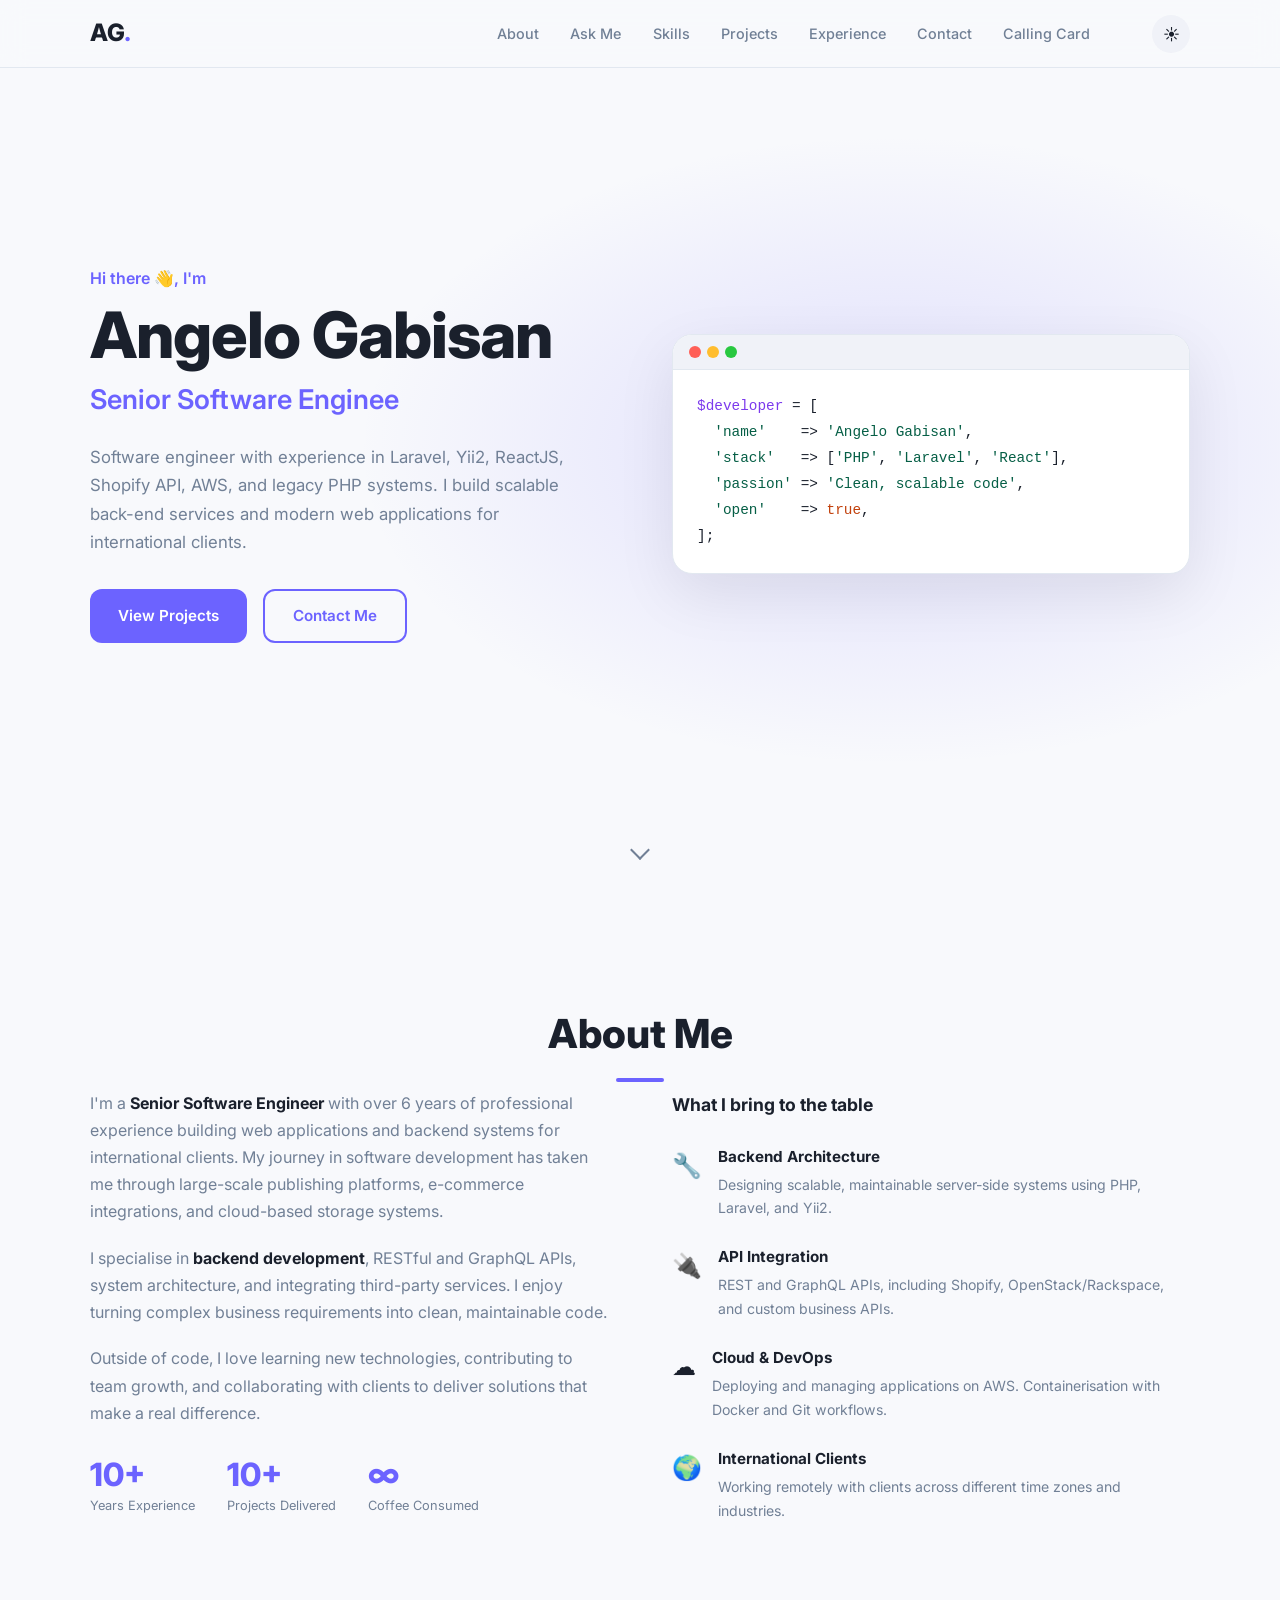
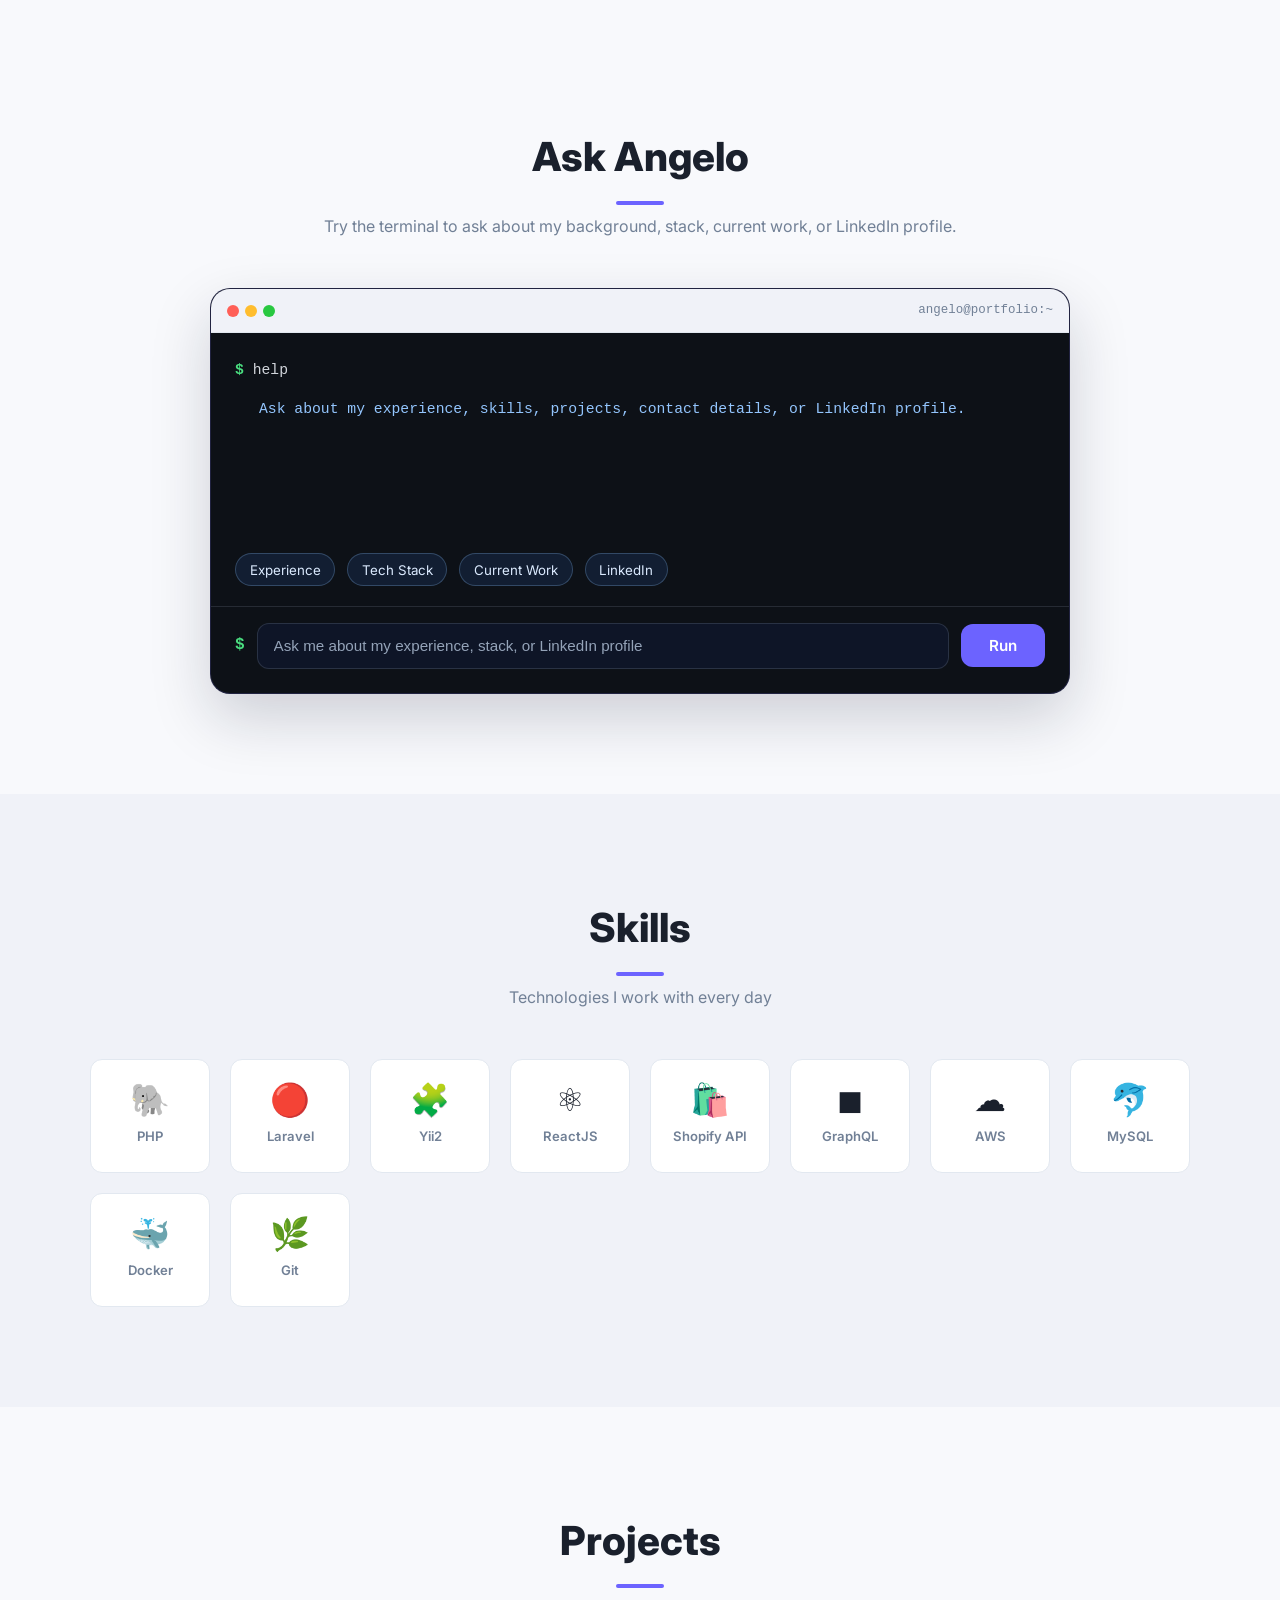
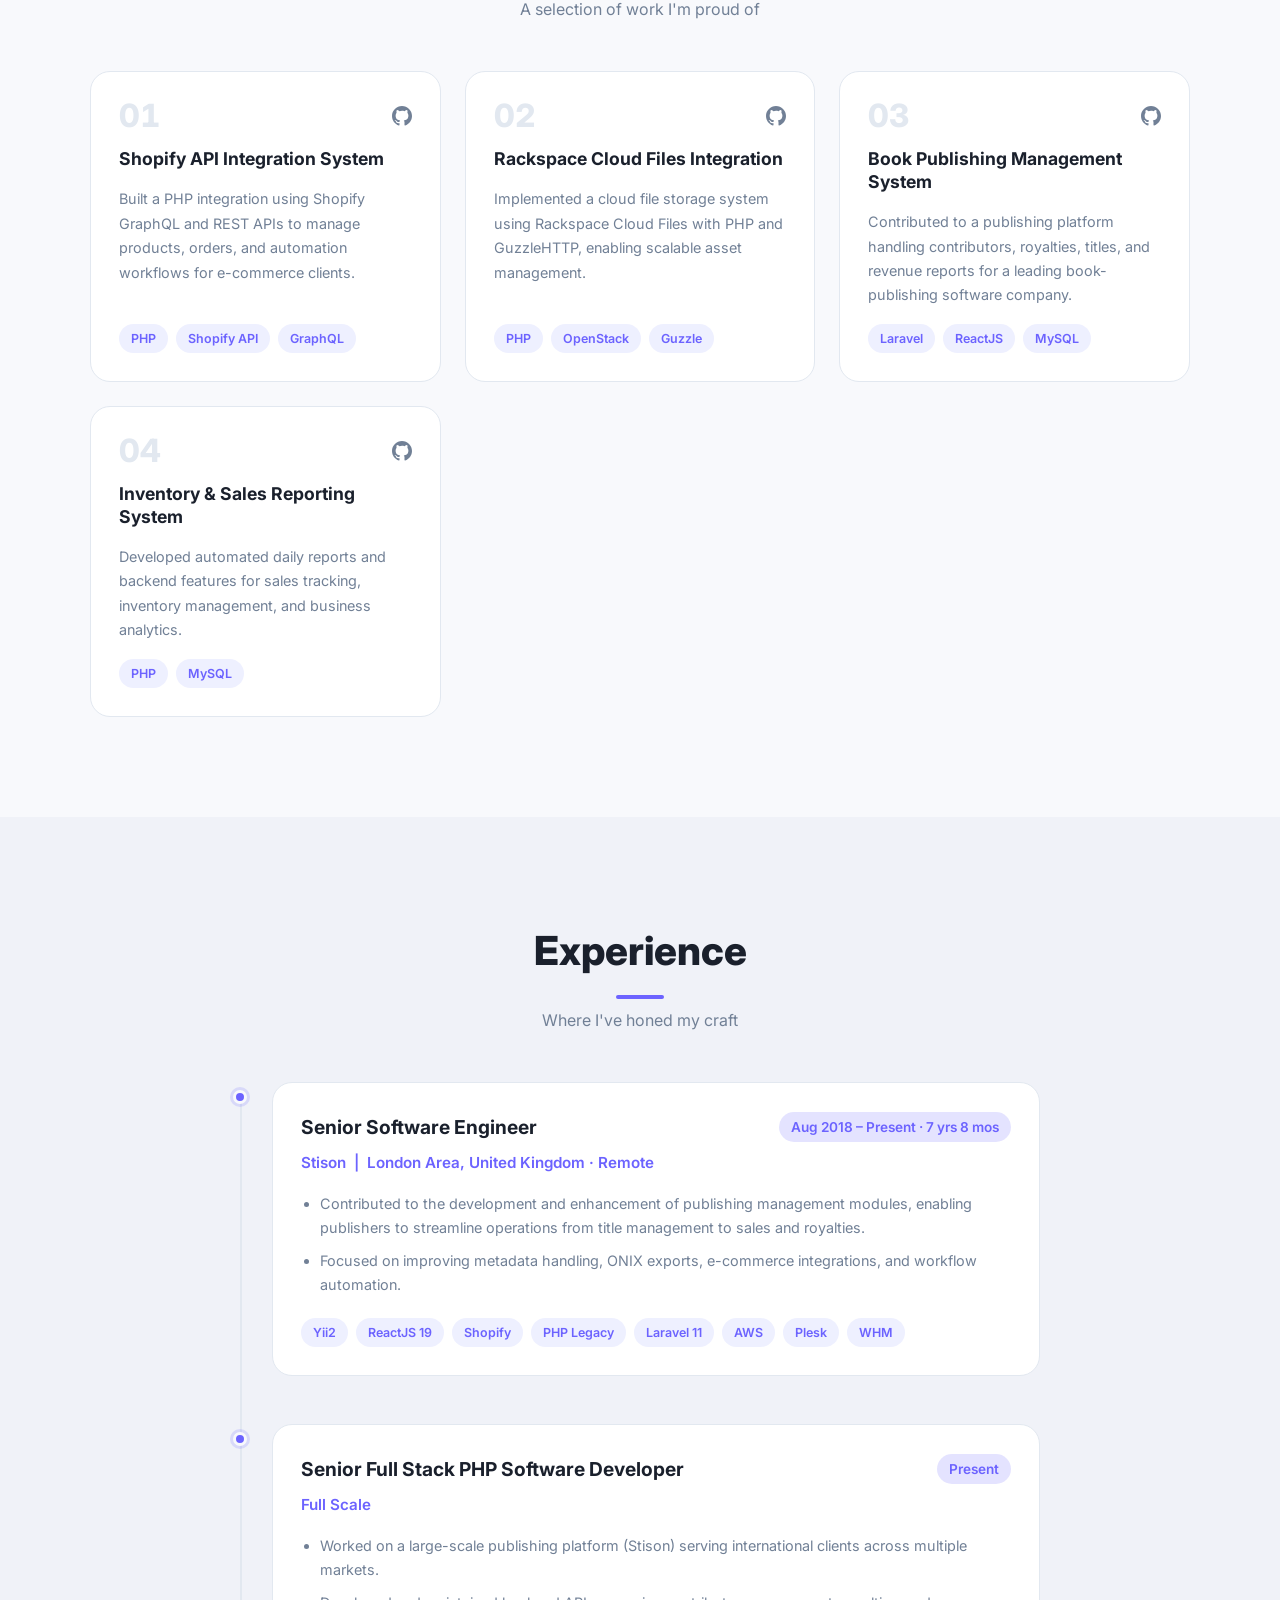
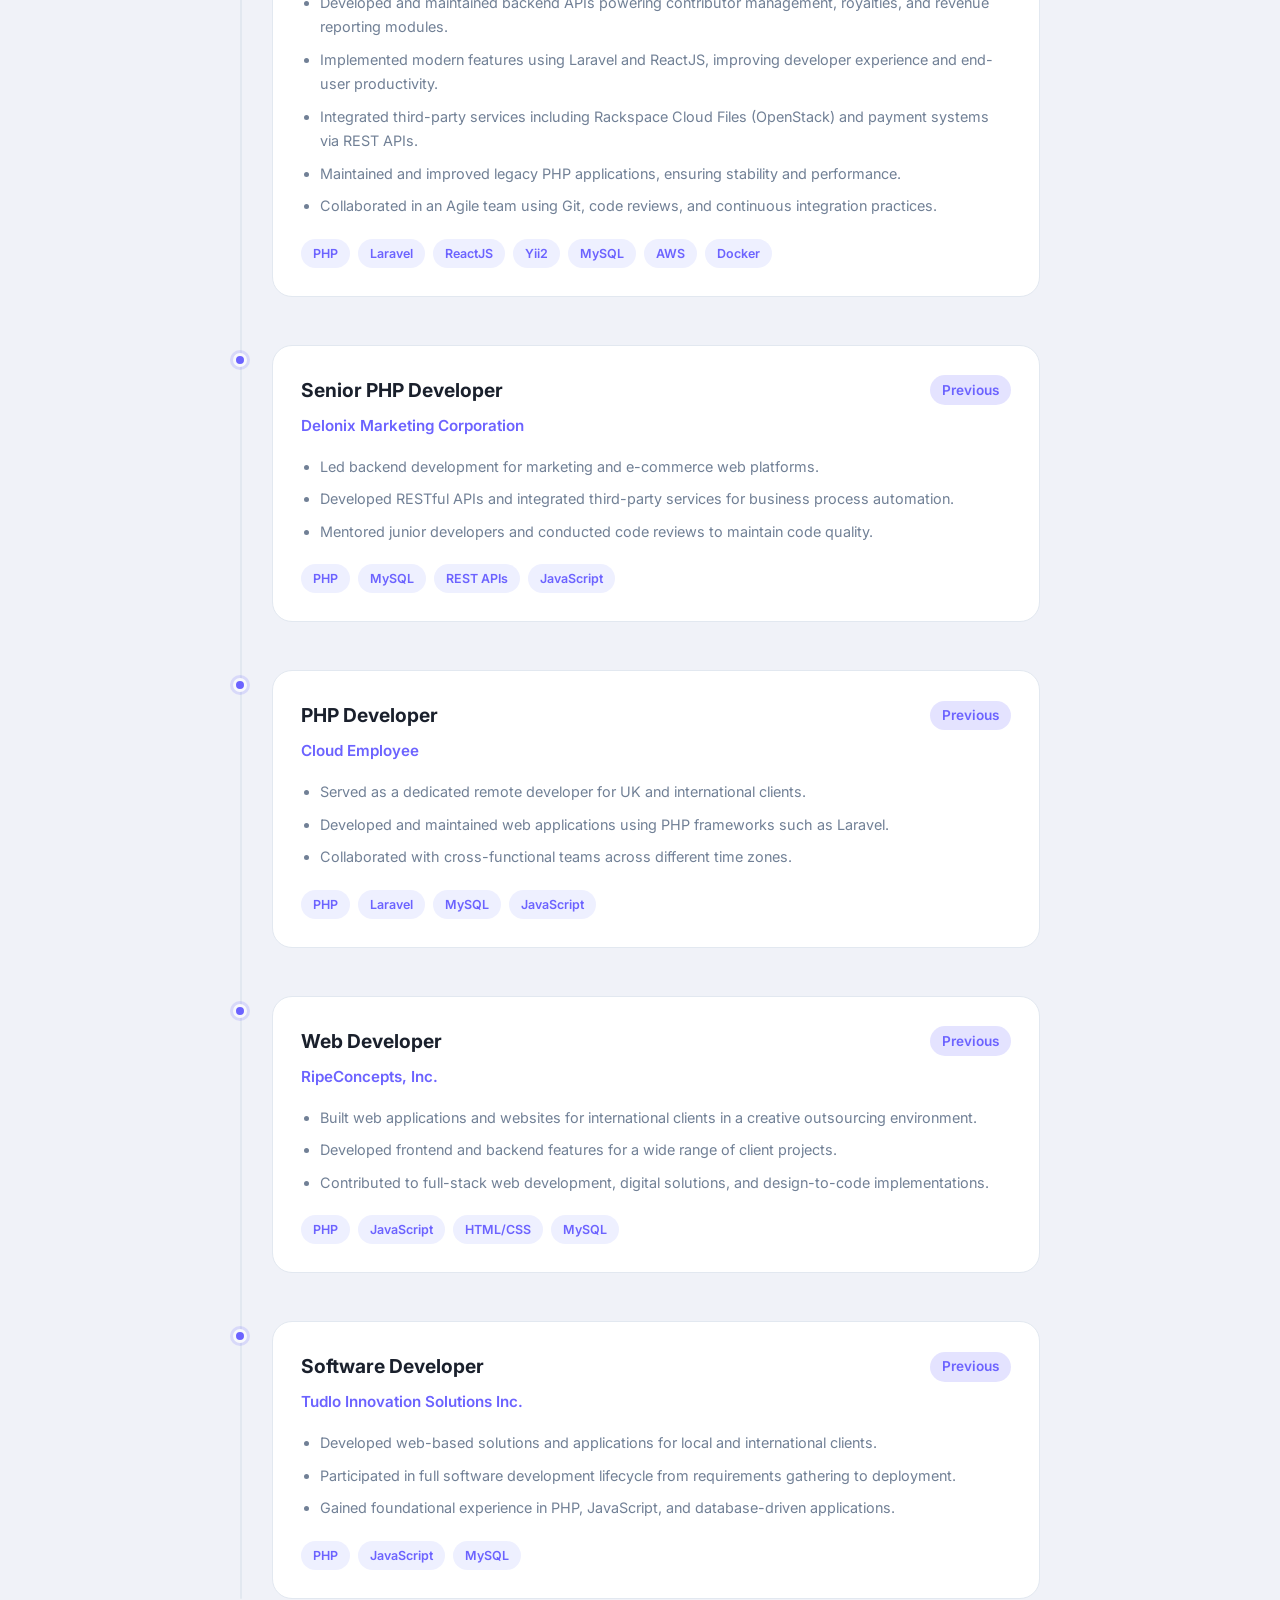
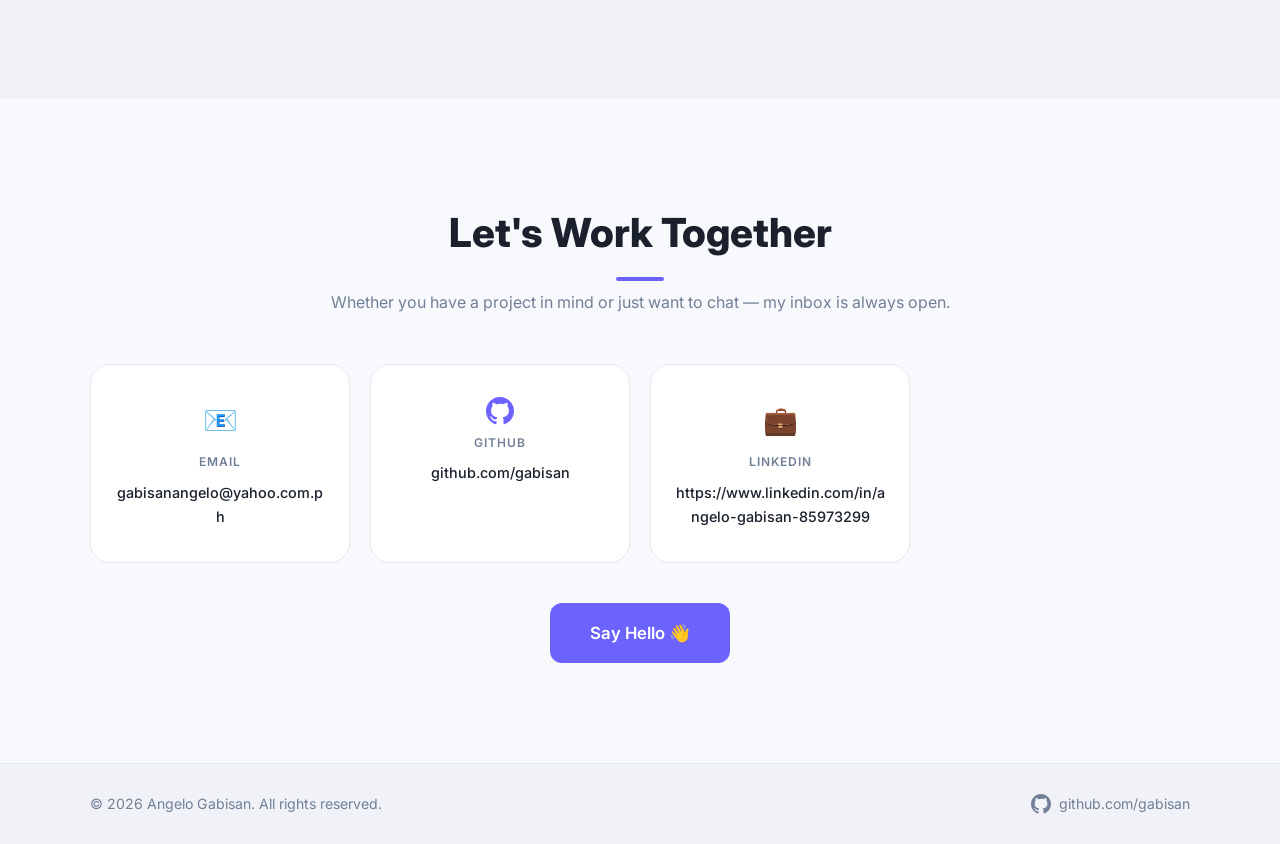
<file: index.html>
<!DOCTYPE html>
<html lang="en">
<head>
  <meta charset="UTF-8" />
  <meta name="viewport" content="width=device-width, initial-scale=1.0" />
  <meta name="description" content="Angelo Gabisan – Full Stack PHP Developer portfolio" />
  <title>Angelo Gabisan | Senior Software Engineer</title>
  <link rel="icon" type="image/jpeg" href="profile_image.jpg" />
  <link rel="stylesheet" href="style.css" />
  <link rel="preconnect" href="https://fonts.googleapis.com" />
  <link rel="preconnect" href="https://fonts.gstatic.com" crossorigin />
  <link href="https://fonts.googleapis.com/css2?family=Inter:wght@400;500;600;700;800&display=swap" rel="stylesheet" />
</head>
<body class="light"><!-- initial class prevents FOUC; JS overrides on load -->

  <!-- ===== NAVIGATION ===== -->
  <header id="navbar">
    <nav class="container nav-inner">
      <a href="#hero" class="logo">AG<span>.</span></a>
      <ul class="nav-links" id="nav-links">
        <li><a href="#about">About</a></li>
        <li><a href="#terminal">Ask Me</a></li>
        <li><a href="#skills">Skills</a></li>
        <li><a href="#projects">Projects</a></li>
        <li><a href="#experience">Experience</a></li>
        <li><a href="#contact">Contact</a></li>
        <li><a href="calling-card.html">Calling Card</a></li>
      </ul>
      <div class="nav-actions">
        <button class="btn-icon" id="theme-toggle" aria-label="Toggle dark mode">
          <span class="icon-sun">☀️</span>
          <span class="icon-moon">🌙</span>
        </button>
        <button class="btn-icon hamburger" id="hamburger" aria-label="Open menu" aria-expanded="false">
          <span></span><span></span><span></span>
        </button>
      </div>
    </nav>
  </header>

  <main>

    <!-- ===== HERO ===== -->
    <section id="hero" class="hero section">
      <div class="container hero-inner">
        <div class="hero-text fade-in">
          <p class="hero-greeting">Hi there 👋, I'm</p>
          <h1 class="hero-name">Angelo Gabisan</h1>
          <h2 class="hero-title">Senior Software Engineer</h2>
          <p class="hero-intro">
            Software engineer with experience in Laravel, Yii2, ReactJS,
            Shopify API, AWS, and legacy PHP systems. I build scalable
            back-end services and modern web applications for international clients.
          </p>
          <div class="hero-cta">
            <a href="#projects" class="btn btn-primary">View Projects</a>
            <a href="#contact" class="btn btn-outline">Contact Me</a>
          </div>
        </div>
        <div class="hero-graphic fade-in delay-1">
          <div class="code-card">
            <div class="code-bar">
              <span class="dot red"></span>
              <span class="dot yellow"></span>
              <span class="dot green"></span>
            </div>
            <pre class="code-snippet"><code><span class="c-purple">$developer</span> = [
  <span class="c-green">'name'</span>    =&gt; <span class="c-green">'Angelo Gabisan'</span>,
  <span class="c-green">'stack'</span>   =&gt; [<span class="c-green">'PHP'</span>, <span class="c-green">'Laravel'</span>, <span class="c-green">'React'</span>],
  <span class="c-green">'passion'</span> =&gt; <span class="c-green">'Clean, scalable code'</span>,
  <span class="c-green">'open'</span>    =&gt; <span class="c-orange">true</span>,
];</code></pre>
          </div>
        </div>
      </div>
      <a href="#about" class="scroll-down" aria-label="Scroll to About">
        <span class="arrow-down"></span>
      </a>
    </section>

    <!-- ===== ABOUT ===== -->
    <section id="about" class="about section">
      <div class="container">
        <h2 class="section-title reveal">About Me</h2>
        <div class="about-grid">
          <div class="about-text reveal">
            <p>
              I'm a <strong>Senior Software Engineer</strong> with over 6 years of
              professional experience building web applications and backend systems
              for international clients. My journey in software development has taken
              me through large-scale publishing platforms, e-commerce integrations,
              and cloud-based storage systems.
            </p>
            <p>
              I specialise in <strong>backend development</strong>, RESTful and
              GraphQL APIs, system architecture, and integrating third-party
              services. I enjoy turning complex business requirements into clean,
              maintainable code.
            </p>
            <p>
              Outside of code, I love learning new technologies, contributing to
              team growth, and collaborating with clients to deliver solutions
              that make a real difference.
            </p>
            <div class="about-stats">
              <div class="stat">
                <span class="stat-value">10+</span>
                <span class="stat-label">Years Experience</span>
              </div>
              <div class="stat">
                <span class="stat-value">10+</span>
                <span class="stat-label">Projects Delivered</span>
              </div>
              <div class="stat">
                <span class="stat-value">∞</span>
                <span class="stat-label">Coffee Consumed</span>
              </div>
            </div>
          </div>
          <div class="about-highlights reveal delay-1">
            <h3>What I bring to the table</h3>
            <ul class="highlight-list">
              <li>
                <span class="highlight-icon">🔧</span>
                <div>
                  <strong>Backend Architecture</strong>
                  <p>Designing scalable, maintainable server-side systems using PHP, Laravel, and Yii2.</p>
                </div>
              </li>
              <li>
                <span class="highlight-icon">🔌</span>
                <div>
                  <strong>API Integration</strong>
                  <p>REST and GraphQL APIs, including Shopify, OpenStack/Rackspace, and custom business APIs.</p>
                </div>
              </li>
              <li>
                <span class="highlight-icon">☁️</span>
                <div>
                  <strong>Cloud & DevOps</strong>
                  <p>Deploying and managing applications on AWS. Containerisation with Docker and Git workflows.</p>
                </div>
              </li>
              <li>
                <span class="highlight-icon">🌍</span>
                <div>
                  <strong>International Clients</strong>
                  <p>Working remotely with clients across different time zones and industries.</p>
                </div>
              </li>
            </ul>
          </div>
        </div>
      </div>
    </section>

    <!-- ===== TERMINAL ===== -->
    <section id="terminal" class="terminal section">
      <div class="container">
        <h2 class="section-title reveal">Ask Angelo</h2>
        <p class="section-subtitle reveal">
          Try the terminal to ask about my background, stack, current work, or LinkedIn profile.
        </p>
        <div class="terminal-shell reveal">
          <div class="code-bar">
            <span class="dot red"></span>
            <span class="dot yellow"></span>
            <span class="dot green"></span>
            <span class="terminal-label">angelo@portfolio:~</span>
          </div>
          <div class="terminal-body" id="terminal-output" aria-live="polite">
            <p class="terminal-line"><span class="terminal-prompt">$</span> help</p>
            <p class="terminal-line terminal-response">
              Ask about my experience, skills, projects, contact details, or LinkedIn profile.
            </p>
          </div>
          <div class="terminal-quick-actions">
            <button type="button" class="terminal-chip" data-prompt="Tell me about your experience">Experience</button>
            <button type="button" class="terminal-chip" data-prompt="What is your tech stack?">Tech Stack</button>
            <button type="button" class="terminal-chip" data-prompt="What are you working on now?">Current Work</button>
            <button type="button" class="terminal-chip" data-prompt="Show me your LinkedIn profile">LinkedIn</button>
          </div>
          <form class="terminal-form" id="terminal-form">
            <label class="sr-only" for="terminal-input">Ask Angelo a question</label>
            <span class="terminal-prompt" aria-hidden="true">$</span>
            <input
              id="terminal-input"
              class="terminal-input"
              type="text"
              name="prompt"
              autocomplete="off"
              placeholder="Ask me about my experience, stack, or LinkedIn profile"
            />
            <button type="submit" class="btn btn-primary">Run</button>
          </form>
        </div>
      </div>
    </section>

    <!-- ===== SKILLS ===== -->
    <section id="skills" class="skills section">
      <div class="container">
        <h2 class="section-title reveal">Skills</h2>
        <p class="section-subtitle reveal">Technologies I work with every day</p>
        <div class="skills-grid reveal">

          <div class="skill-card">
            <div class="skill-icon">🐘</div>
            <span class="skill-name">PHP</span>
          </div>

          <div class="skill-card">
            <div class="skill-icon">🔴</div>
            <span class="skill-name">Laravel</span>
          </div>

          <div class="skill-card">
            <div class="skill-icon">🧩</div>
            <span class="skill-name">Yii2</span>
          </div>

          <div class="skill-card">
            <div class="skill-icon">⚛️</div>
            <span class="skill-name">ReactJS</span>
          </div>

          <div class="skill-card">
            <div class="skill-icon">🛍️</div>
            <span class="skill-name">Shopify API</span>
          </div>

          <div class="skill-card">
            <div class="skill-icon">◼</div>
            <span class="skill-name">GraphQL</span>
          </div>

          <div class="skill-card">
            <div class="skill-icon">☁️</div>
            <span class="skill-name">AWS</span>
          </div>

          <div class="skill-card">
            <div class="skill-icon">🐬</div>
            <span class="skill-name">MySQL</span>
          </div>

          <div class="skill-card">
            <div class="skill-icon">🐳</div>
            <span class="skill-name">Docker</span>
          </div>

          <div class="skill-card">
            <div class="skill-icon">🌿</div>
            <span class="skill-name">Git</span>
          </div>

        </div>
      </div>
    </section>

    <!-- ===== PROJECTS ===== -->
    <section id="projects" class="projects section">
      <div class="container">
        <h2 class="section-title reveal">Projects</h2>
        <p class="section-subtitle reveal">A selection of work I'm proud of</p>
        <div class="projects-grid">

          <article class="project-card reveal">
            <div class="project-top">
              <span class="project-number">01</span>
              <div class="project-links">
                <a href="https://github.com/agabisan" target="_blank" rel="noopener noreferrer" aria-label="View on GitHub">
                  <svg xmlns="http://www.w3.org/2000/svg" viewBox="0 0 24 24" fill="currentColor" width="20" height="20" aria-hidden="true"><path d="M12 0C5.374 0 0 5.373 0 12c0 5.302 3.438 9.8 8.207 11.387.599.111.793-.261.793-.577v-2.234c-3.338.726-4.033-1.416-4.033-1.416-.546-1.387-1.333-1.756-1.333-1.756-1.089-.745.083-.729.083-.729 1.205.084 1.839 1.237 1.839 1.237 1.07 1.834 2.807 1.304 3.492.997.107-.775.418-1.305.762-1.604-2.665-.305-5.467-1.334-5.467-5.931 0-1.311.469-2.381 1.236-3.221-.124-.303-.535-1.524.117-3.176 0 0 1.008-.322 3.301 1.23A11.509 11.509 0 0 1 12 5.803c1.02.005 2.047.138 3.006.404 2.291-1.552 3.297-1.23 3.297-1.23.653 1.653.242 2.874.118 3.176.77.84 1.235 1.911 1.235 3.221 0 4.609-2.807 5.624-5.479 5.921.43.372.823 1.102.823 2.222v3.293c0 .319.192.694.801.576C20.566 21.797 24 17.3 24 12c0-6.627-5.373-12-12-12z"/></svg>
                </a>
              </div>
            </div>
            <h3 class="project-title">Shopify API Integration System</h3>
            <p class="project-desc">
              Built a PHP integration using Shopify GraphQL and REST APIs to manage
              products, orders, and automation workflows for e-commerce clients.
            </p>
            <div class="project-tags">
              <span class="tag">PHP</span>
              <span class="tag">Shopify API</span>
              <span class="tag">GraphQL</span>
            </div>
          </article>

          <article class="project-card reveal delay-1">
            <div class="project-top">
              <span class="project-number">02</span>
              <div class="project-links">
                <a href="https://github.com/agabisan" target="_blank" rel="noopener noreferrer" aria-label="View on GitHub">
                  <svg xmlns="http://www.w3.org/2000/svg" viewBox="0 0 24 24" fill="currentColor" width="20" height="20" aria-hidden="true"><path d="M12 0C5.374 0 0 5.373 0 12c0 5.302 3.438 9.8 8.207 11.387.599.111.793-.261.793-.577v-2.234c-3.338.726-4.033-1.416-4.033-1.416-.546-1.387-1.333-1.756-1.333-1.756-1.089-.745.083-.729.083-.729 1.205.084 1.839 1.237 1.839 1.237 1.07 1.834 2.807 1.304 3.492.997.107-.775.418-1.305.762-1.604-2.665-.305-5.467-1.334-5.467-5.931 0-1.311.469-2.381 1.236-3.221-.124-.303-.535-1.524.117-3.176 0 0 1.008-.322 3.301 1.23A11.509 11.509 0 0 1 12 5.803c1.02.005 2.047.138 3.006.404 2.291-1.552 3.297-1.23 3.297-1.23.653 1.653.242 2.874.118 3.176.77.84 1.235 1.911 1.235 3.221 0 4.609-2.807 5.624-5.479 5.921.43.372.823 1.102.823 2.222v3.293c0 .319.192.694.801.576C20.566 21.797 24 17.3 24 12c0-6.627-5.373-12-12-12z"/></svg>
                </a>
              </div>
            </div>
            <h3 class="project-title">Rackspace Cloud Files Integration</h3>
            <p class="project-desc">
              Implemented a cloud file storage system using Rackspace Cloud Files
              with PHP and GuzzleHTTP, enabling scalable asset management.
            </p>
            <div class="project-tags">
              <span class="tag">PHP</span>
              <span class="tag">OpenStack</span>
              <span class="tag">Guzzle</span>
            </div>
          </article>

          <article class="project-card reveal delay-2">
            <div class="project-top">
              <span class="project-number">03</span>
              <div class="project-links">
                <a href="https://github.com/agabisan" target="_blank" rel="noopener noreferrer" aria-label="View on GitHub">
                  <svg xmlns="http://www.w3.org/2000/svg" viewBox="0 0 24 24" fill="currentColor" width="20" height="20" aria-hidden="true"><path d="M12 0C5.374 0 0 5.373 0 12c0 5.302 3.438 9.8 8.207 11.387.599.111.793-.261.793-.577v-2.234c-3.338.726-4.033-1.416-4.033-1.416-.546-1.387-1.333-1.756-1.333-1.756-1.089-.745.083-.729.083-.729 1.205.084 1.839 1.237 1.839 1.237 1.07 1.834 2.807 1.304 3.492.997.107-.775.418-1.305.762-1.604-2.665-.305-5.467-1.334-5.467-5.931 0-1.311.469-2.381 1.236-3.221-.124-.303-.535-1.524.117-3.176 0 0 1.008-.322 3.301 1.23A11.509 11.509 0 0 1 12 5.803c1.02.005 2.047.138 3.006.404 2.291-1.552 3.297-1.23 3.297-1.23.653 1.653.242 2.874.118 3.176.77.84 1.235 1.911 1.235 3.221 0 4.609-2.807 5.624-5.479 5.921.43.372.823 1.102.823 2.222v3.293c0 .319.192.694.801.576C20.566 21.797 24 17.3 24 12c0-6.627-5.373-12-12-12z"/></svg>
                </a>
              </div>
            </div>
            <h3 class="project-title">Book Publishing Management System</h3>
            <p class="project-desc">
              Contributed to a publishing platform handling contributors, royalties,
              titles, and revenue reports for a leading book-publishing software company.
            </p>
            <div class="project-tags">
              <span class="tag">Laravel</span>
              <span class="tag">ReactJS</span>
              <span class="tag">MySQL</span>
            </div>
          </article>

          <article class="project-card reveal delay-3">
            <div class="project-top">
              <span class="project-number">04</span>
              <div class="project-links">
                <a href="https://github.com/agabisan" target="_blank" rel="noopener noreferrer" aria-label="View on GitHub">
                  <svg xmlns="http://www.w3.org/2000/svg" viewBox="0 0 24 24" fill="currentColor" width="20" height="20" aria-hidden="true"><path d="M12 0C5.374 0 0 5.373 0 12c0 5.302 3.438 9.8 8.207 11.387.599.111.793-.261.793-.577v-2.234c-3.338.726-4.033-1.416-4.033-1.416-.546-1.387-1.333-1.756-1.333-1.756-1.089-.745.083-.729.083-.729 1.205.084 1.839 1.237 1.839 1.237 1.07 1.834 2.807 1.304 3.492.997.107-.775.418-1.305.762-1.604-2.665-.305-5.467-1.334-5.467-5.931 0-1.311.469-2.381 1.236-3.221-.124-.303-.535-1.524.117-3.176 0 0 1.008-.322 3.301 1.23A11.509 11.509 0 0 1 12 5.803c1.02.005 2.047.138 3.006.404 2.291-1.552 3.297-1.23 3.297-1.23.653 1.653.242 2.874.118 3.176.77.84 1.235 1.911 1.235 3.221 0 4.609-2.807 5.624-5.479 5.921.43.372.823 1.102.823 2.222v3.293c0 .319.192.694.801.576C20.566 21.797 24 17.3 24 12c0-6.627-5.373-12-12-12z"/></svg>
                </a>
              </div>
            </div>
            <h3 class="project-title">Inventory &amp; Sales Reporting System</h3>
            <p class="project-desc">
              Developed automated daily reports and backend features for sales
              tracking, inventory management, and business analytics.
            </p>
            <div class="project-tags">
              <span class="tag">PHP</span>
              <span class="tag">MySQL</span>
            </div>
          </article>

        </div>
      </div>
    </section>

    <!-- ===== EXPERIENCE ===== -->
    <section id="experience" class="experience section">
      <div class="container">
        <h2 class="section-title reveal">Experience</h2>
        <p class="section-subtitle reveal">Where I've honed my craft</p>

        <div class="timeline">

          <!-- Stison Part-time -->
          <div class="timeline-item reveal">
            <div class="timeline-marker"></div>
            <div class="timeline-body">
              <div class="timeline-header">
                <h3 class="timeline-role">Senior Software Engineer</h3>
                <span class="timeline-period">Aug 2018 – Present · 7 yrs 8 mos</span>
              </div>
              <p class="timeline-company">Stison &nbsp;|&nbsp; London Area, United Kingdom · Remote</p>
              <ul class="timeline-duties">
                <li>Contributed to the development and enhancement of publishing management modules, enabling publishers to streamline operations from title management to sales and royalties.</li>
                <li>Focused on improving metadata handling, ONIX exports, e-commerce integrations, and workflow automation.</li>
              </ul>
              <div class="timeline-tags">
                <span class="tag">Yii2</span>
                <span class="tag">ReactJS 19</span>
                <span class="tag">Shopify</span>
                <span class="tag">PHP Legacy</span>
                <span class="tag">Laravel 11</span>
                <span class="tag">AWS</span>
                <span class="tag">Plesk</span>
                <span class="tag">WHM</span>
              </div>
            </div>
          </div>

          <!-- Full Scale -->
          <div class="timeline-item reveal">
            <div class="timeline-marker"></div>
            <div class="timeline-body">
              <div class="timeline-header">
                <h3 class="timeline-role">Senior Full Stack PHP Software Developer</h3>
                <span class="timeline-period">Present</span>
              </div>
              <p class="timeline-company">Full Scale</p>
              <ul class="timeline-duties">
                <li>Worked on a large-scale publishing platform (Stison) serving international clients across multiple markets.</li>
                <li>Developed and maintained backend APIs powering contributor management, royalties, and revenue reporting modules.</li>
                <li>Implemented modern features using Laravel and ReactJS, improving developer experience and end-user productivity.</li>
                <li>Integrated third-party services including Rackspace Cloud Files (OpenStack) and payment systems via REST APIs.</li>
                <li>Maintained and improved legacy PHP applications, ensuring stability and performance.</li>
                <li>Collaborated in an Agile team using Git, code reviews, and continuous integration practices.</li>
              </ul>
              <div class="timeline-tags">
                <span class="tag">PHP</span>
                <span class="tag">Laravel</span>
                <span class="tag">ReactJS</span>
                <span class="tag">Yii2</span>
                <span class="tag">MySQL</span>
                <span class="tag">AWS</span>
                <span class="tag">Docker</span>
              </div>
            </div>
          </div>

          <!-- Delonix Marketing Corporation -->
          <div class="timeline-item reveal">
            <div class="timeline-marker"></div>
            <div class="timeline-body">
              <div class="timeline-header">
                <h3 class="timeline-role">Senior PHP Developer</h3>
                <span class="timeline-period">Previous</span>
              </div>
              <p class="timeline-company">Delonix Marketing Corporation</p>
              <ul class="timeline-duties">
                <li>Led backend development for marketing and e-commerce web platforms.</li>
                <li>Developed RESTful APIs and integrated third-party services for business process automation.</li>
                <li>Mentored junior developers and conducted code reviews to maintain code quality.</li>
              </ul>
              <div class="timeline-tags">
                <span class="tag">PHP</span>
                <span class="tag">MySQL</span>
                <span class="tag">REST APIs</span>
                <span class="tag">JavaScript</span>
              </div>
            </div>
          </div>

          <!-- Cloud Employee -->
          <div class="timeline-item reveal">
            <div class="timeline-marker"></div>
            <div class="timeline-body">
              <div class="timeline-header">
                <h3 class="timeline-role">PHP Developer</h3>
                <span class="timeline-period">Previous</span>
              </div>
              <p class="timeline-company">Cloud Employee</p>
              <ul class="timeline-duties">
                <li>Served as a dedicated remote developer for UK and international clients.</li>
                <li>Developed and maintained web applications using PHP frameworks such as Laravel.</li>
                <li>Collaborated with cross-functional teams across different time zones.</li>
              </ul>
              <div class="timeline-tags">
                <span class="tag">PHP</span>
                <span class="tag">Laravel</span>
                <span class="tag">MySQL</span>
                <span class="tag">JavaScript</span>
              </div>
            </div>
          </div>

          <!-- RipeConcepts, Inc. -->
          <div class="timeline-item reveal">
            <div class="timeline-marker"></div>
            <div class="timeline-body">
              <div class="timeline-header">
                <h3 class="timeline-role">Web Developer</h3>
                <span class="timeline-period">Previous</span>
              </div>
              <p class="timeline-company">RipeConcepts, Inc.</p>
              <ul class="timeline-duties">
                <li>Built web applications and websites for international clients in a creative outsourcing environment.</li>
                <li>Developed frontend and backend features for a wide range of client projects.</li>
                <li>Contributed to full-stack web development, digital solutions, and design-to-code implementations.</li>
              </ul>
              <div class="timeline-tags">
                <span class="tag">PHP</span>
                <span class="tag">JavaScript</span>
                <span class="tag">HTML/CSS</span>
                <span class="tag">MySQL</span>
              </div>
            </div>
          </div>

          <!-- Tudlo Innovation Solutions Inc. -->
          <div class="timeline-item reveal">
            <div class="timeline-marker"></div>
            <div class="timeline-body">
              <div class="timeline-header">
                <h3 class="timeline-role">Software Developer</h3>
                <span class="timeline-period">Previous</span>
              </div>
              <p class="timeline-company">Tudlo Innovation Solutions Inc.</p>
              <ul class="timeline-duties">
                <li>Developed web-based solutions and applications for local and international clients.</li>
                <li>Participated in full software development lifecycle from requirements gathering to deployment.</li>
                <li>Gained foundational experience in PHP, JavaScript, and database-driven applications.</li>
              </ul>
              <div class="timeline-tags">
                <span class="tag">PHP</span>
                <span class="tag">JavaScript</span>
                <span class="tag">MySQL</span>
              </div>
            </div>
          </div>

        </div>
      </div>
    </section>

    <!-- ===== CONTACT ===== -->
    <section id="contact" class="contact section">
      <div class="container">
        <h2 class="section-title reveal">Let's Work Together</h2>
        <p class="section-subtitle reveal">
          Whether you have a project in mind or just want to chat — my inbox is always open.
        </p>
        <div class="contact-cards reveal">

          <a href="mailto:gabisanangelo@yahoo.com.ph" class="contact-card">
            <div class="contact-icon">📧</div>
            <span class="contact-label">Email</span>
            <span class="contact-value">gabisanangelo@yahoo.com.ph</span>
          </a>

          <a href="https://github.com/gabisan" target="_blank" rel="noopener noreferrer" class="contact-card">
            <div class="contact-icon">
              <svg xmlns="http://www.w3.org/2000/svg" viewBox="0 0 24 24" fill="currentColor" width="28" height="28" aria-hidden="true"><path d="M12 0C5.374 0 0 5.373 0 12c0 5.302 3.438 9.8 8.207 11.387.599.111.793-.261.793-.577v-2.234c-3.338.726-4.033-1.416-4.033-1.416-.546-1.387-1.333-1.756-1.333-1.756-1.089-.745.083-.729.083-.729 1.205.084 1.839 1.237 1.839 1.237 1.07 1.834 2.807 1.304 3.492.997.107-.775.418-1.305.762-1.604-2.665-.305-5.467-1.334-5.467-5.931 0-1.311.469-2.381 1.236-3.221-.124-.303-.535-1.524.117-3.176 0 0 1.008-.322 3.301 1.23A11.509 11.509 0 0 1 12 5.803c1.02.005 2.047.138 3.006.404 2.291-1.552 3.297-1.23 3.297-1.23.653 1.653.242 2.874.118 3.176.77.84 1.235 1.911 1.235 3.221 0 4.609-2.807 5.624-5.479 5.921.43.372.823 1.102.823 2.222v3.293c0 .319.192.694.801.576C20.566 21.797 24 17.3 24 12c0-6.627-5.373-12-12-12z"/></svg>
            </div>
            <span class="contact-label">GitHub</span>
            <span class="contact-value">github.com/gabisan</span>
          </a>

          <a href="https://www.linkedin.com/in/angelo-gabisan-85973299" target="_blank" rel="noopener noreferrer" class="contact-card">
            <div class="contact-icon">💼</div>
            <span class="contact-label">LinkedIn</span>
            <span class="contact-value">https://www.linkedin.com/in/angelo-gabisan-85973299</span>
          </a>

        </div>
        <div class="contact-cta reveal">
          <a href="mailto:gabisanangelo@yahoo.com.ph" class="btn btn-primary btn-lg">Say Hello 👋</a>
        </div>
      </div>
    </section>

  </main>

  <!-- ===== FOOTER ===== -->
  <footer class="footer">
    <div class="container footer-inner">
      <p class="footer-copy">© <span id="year"></span> Angelo Gabisan. All rights reserved.</p>
      <a href="https://github.com/agabisan" target="_blank" rel="noopener noreferrer" class="footer-gh" aria-label="GitHub profile">
        <svg xmlns="http://www.w3.org/2000/svg" viewBox="0 0 24 24" fill="currentColor" width="20" height="20" aria-hidden="true"><path d="M12 0C5.374 0 0 5.373 0 12c0 5.302 3.438 9.8 8.207 11.387.599.111.793-.261.793-.577v-2.234c-3.338.726-4.033-1.416-4.033-1.416-.546-1.387-1.333-1.756-1.333-1.756-1.089-.745.083-.729.083-.729 1.205.084 1.839 1.237 1.839 1.237 1.07 1.834 2.807 1.304 3.492.997.107-.775.418-1.305.762-1.604-2.665-.305-5.467-1.334-5.467-5.931 0-1.311.469-2.381 1.236-3.221-.124-.303-.535-1.524.117-3.176 0 0 1.008-.322 3.301 1.23A11.509 11.509 0 0 1 12 5.803c1.02.005 2.047.138 3.006.404 2.291-1.552 3.297-1.23 3.297-1.23.653 1.653.242 2.874.118 3.176.77.84 1.235 1.911 1.235 3.221 0 4.609-2.807 5.624-5.479 5.921.43.372.823 1.102.823 2.222v3.293c0 .319.192.694.801.576C20.566 21.797 24 17.3 24 12c0-6.627-5.373-12-12-12z"/></svg>
        github.com/gabisan
      </a>
    </div>
  </footer>

  <script src="script.js"></script>
</body>
</html>
</file>
<file: style.css>
/* ============================================================
   style.css – Angelo Gabisan Portfolio
   ============================================================ */

/* ---------- CSS Custom Properties ---------- */
:root {
  /* Palette – light */
  --bg:          #f8f9fc;
  --surface:     #ffffff;
  --surface-2:   #f0f2f8;
  --border:      #e2e8f0;
  --text:        #1a202c;
  --text-muted:  #718096;
  --accent:      #6c63ff;
  --accent-dark: #5a53e0;
  --accent-glow: rgba(108, 99, 255, 0.18);
  --tag-bg:      #eef0ff;
  --tag-color:   #6c63ff;

  /* Typography */
  --font:        'Inter', system-ui, -apple-system, sans-serif;

  /* Sizing */
  --nav-h:       68px;
  --radius:      12px;
  --radius-sm:   6px;
  --radius-lg:   20px;

  /* Transitions */
  --tr:          0.25s ease;
}

/* Dark mode overrides */
body.dark {
  --bg:         #0f1117;
  --surface:    #1a1d27;
  --surface-2:  #141720;
  --border:     #2d3148;
  --text:       #e2e8f0;
  --text-muted: #8892b0;
  --accent:     #7c73ff;
  --accent-dark:#9d96ff;
  --accent-glow:rgba(124, 115, 255, 0.2);
  --tag-bg:     #1e2038;
  --tag-color:  #9d96ff;
}

/* ---------- Reset ---------- */
*,
*::before,
*::after {
  box-sizing: border-box;
  margin: 0;
  padding: 0;
}

html {
  scroll-behavior: smooth;
  scroll-padding-top: var(--nav-h);
  font-size: 16px;
}

body {
  font-family: var(--font);
  background: var(--bg);
  color: var(--text);
  line-height: 1.7;
  transition: background var(--tr), color var(--tr);
}

img {
  max-width: 100%;
  display: block;
}

a {
  color: inherit;
  text-decoration: none;
}

ul {
  list-style: none;
}

button {
  cursor: pointer;
  font-family: inherit;
  border: none;
  background: none;
}

/* ---------- Utility ---------- */
.container {
  width: min(1100px, 100% - 2rem);
  margin-inline: auto;
}

.section {
  padding-block: 100px;
}

.section-title {
  font-size: clamp(1.75rem, 4vw, 2.5rem);
  font-weight: 800;
  text-align: center;
  margin-bottom: 0.5rem;
  position: relative;
}

.section-title::after {
  content: '';
  display: block;
  width: 48px;
  height: 4px;
  border-radius: 2px;
  background: var(--accent);
  margin: 0.6rem auto 0;
}

.section-subtitle {
  text-align: center;
  color: var(--text-muted);
  margin-bottom: 3rem;
}

.btn {
  display: inline-flex;
  align-items: center;
  gap: 0.5rem;
  padding: 0.75rem 1.75rem;
  border-radius: var(--radius);
  font-size: 0.95rem;
  font-weight: 600;
  transition: all var(--tr);
}

.btn-primary {
  background: var(--accent);
  color: #fff;
}

.btn-primary:hover {
  background: var(--accent-dark);
  transform: translateY(-2px);
  box-shadow: 0 8px 20px var(--accent-glow);
}

.btn-outline {
  border: 2px solid var(--accent);
  color: var(--accent);
}

.btn-outline:hover {
  background: var(--accent);
  color: #fff;
  transform: translateY(-2px);
}

.btn-lg {
  padding: 1rem 2.5rem;
  font-size: 1.05rem;
}

.tag {
  display: inline-block;
  padding: 0.25rem 0.75rem;
  border-radius: 50px;
  font-size: 0.78rem;
  font-weight: 600;
  background: var(--tag-bg);
  color: var(--tag-color);
}

/* ---------- Reveal animation ---------- */
.reveal,
.fade-in {
  opacity: 0;
  transform: translateY(24px);
  transition: opacity 0.6s ease, transform 0.6s ease;
}

.reveal.visible,
.fade-in.visible {
  opacity: 1;
  transform: translateY(0);
}

.delay-1 { transition-delay: 0.15s !important; }
.delay-2 { transition-delay: 0.30s !important; }
.delay-3 { transition-delay: 0.45s !important; }

/* ---------- NAVBAR ---------- */
#navbar {
  position: fixed;
  inset: 0 0 auto 0;
  height: var(--nav-h);
  background: rgba(var(--bg-rgb, 248, 249, 252), 0.85);
  backdrop-filter: blur(12px);
  -webkit-backdrop-filter: blur(12px);
  border-bottom: 1px solid var(--border);
  z-index: 100;
  transition: background var(--tr), border-color var(--tr);
}

body.dark #navbar {
  background: rgba(15, 17, 23, 0.85);
}

.nav-inner {
  height: 100%;
  display: flex;
  align-items: center;
  gap: 2rem;
}

.logo {
  font-size: 1.5rem;
  font-weight: 800;
  color: var(--text);
  letter-spacing: -0.5px;
  flex-shrink: 0;
}

.logo span {
  color: var(--accent);
}

.nav-links {
  display: flex;
  gap: 0.25rem;
  margin-left: auto;
}

.nav-links a {
  padding: 0.4rem 0.85rem;
  border-radius: var(--radius-sm);
  font-size: 0.9rem;
  font-weight: 500;
  color: var(--text-muted);
  transition: color var(--tr), background var(--tr);
}

.nav-links a:hover,
.nav-links a.active {
  color: var(--accent);
  background: var(--accent-glow);
}

.nav-actions {
  display: flex;
  align-items: center;
  gap: 0.5rem;
  margin-left: 1rem;
}

.btn-icon {
  width: 38px;
  height: 38px;
  border-radius: 50%;
  display: flex;
  align-items: center;
  justify-content: center;
  font-size: 1rem;
  background: var(--surface-2);
  color: var(--text);
  transition: background var(--tr);
}

.btn-icon:hover {
  background: var(--border);
}

#theme-toggle .icon-moon { display: none; }
#theme-toggle .icon-sun  { display: inline; }
body.dark #theme-toggle .icon-moon { display: inline; }
body.dark #theme-toggle .icon-sun  { display: none; }

/* Hamburger */
.hamburger {
  flex-direction: column;
  gap: 5px;
  display: none;
}

.hamburger span {
  display: block;
  width: 20px;
  height: 2px;
  background: var(--text);
  border-radius: 2px;
  transition: transform var(--tr), opacity var(--tr);
}

.hamburger.open span:nth-child(1) { transform: translateY(7px) rotate(45deg); }
.hamburger.open span:nth-child(2) { opacity: 0; }
.hamburger.open span:nth-child(3) { transform: translateY(-7px) rotate(-45deg); }

/* ---------- HERO ---------- */
.hero {
  min-height: 100vh;
  display: flex;
  flex-direction: column;
  justify-content: center;
  padding-top: calc(var(--nav-h) + 40px);
  position: relative;
  overflow: hidden;
}

.hero::before {
  content: '';
  position: absolute;
  inset: 0;
  background: radial-gradient(ellipse 60% 50% at 70% 50%, var(--accent-glow) 0%, transparent 70%);
  pointer-events: none;
}

.hero-inner {
  display: grid;
  grid-template-columns: 1fr 1fr;
  gap: 4rem;
  align-items: center;
}

.hero-greeting {
  font-size: 1rem;
  color: var(--accent);
  font-weight: 600;
  margin-bottom: 0.5rem;
}

.hero-name {
  font-size: clamp(2.4rem, 6vw, 4rem);
  font-weight: 800;
  line-height: 1.1;
  letter-spacing: -1px;
  margin-bottom: 0.4rem;
}

.hero-title {
  font-size: clamp(1.2rem, 3vw, 1.7rem);
  font-weight: 600;
  color: var(--accent);
  margin-bottom: 1.2rem;
}

.hero-intro {
  color: var(--text-muted);
  font-size: 1.05rem;
  max-width: 500px;
  margin-bottom: 2rem;
}

.hero-cta {
  display: flex;
  gap: 1rem;
  flex-wrap: wrap;
}

/* Code card */
.code-card {
  background: var(--surface);
  border: 1px solid var(--border);
  border-radius: var(--radius-lg);
  overflow: hidden;
  box-shadow: 0 20px 60px rgba(0, 0, 0, 0.08);
}

body.dark .code-card {
  box-shadow: 0 20px 60px rgba(0, 0, 0, 0.4);
}

.code-bar {
  background: var(--surface-2);
  padding: 0.7rem 1rem;
  display: flex;
  gap: 6px;
  align-items: center;
  border-bottom: 1px solid var(--border);
}

.dot {
  width: 12px;
  height: 12px;
  border-radius: 50%;
}

.dot.red    { background: #ff5f57; }
.dot.yellow { background: #ffbd2e; }
.dot.green  { background: #28c840; }

.code-snippet {
  padding: 1.5rem;
  font-size: 0.9rem;
  line-height: 1.8;
  font-family: 'Fira Code', 'Courier New', monospace;
  white-space: pre;
  overflow-x: auto;
}

.c-purple { color: #c792ea; }
.c-green  { color: #c3e88d; }
.c-orange { color: #f78c6c; }

body.light .c-purple { color: #7c3aed; }
body.light .c-green  { color: #065f46; }
body.light .c-orange { color: #c2410c; }

/* Scroll down */
.scroll-down {
  position: absolute;
  bottom: 2rem;
  left: 50%;
  transform: translateX(-50%);
  display: flex;
  align-items: center;
  justify-content: center;
  width: 36px;
  height: 36px;
  animation: bounce 2s infinite;
}

.arrow-down {
  width: 14px;
  height: 14px;
  border-right: 2px solid var(--text-muted);
  border-bottom: 2px solid var(--text-muted);
  transform: rotate(45deg);
}

@keyframes bounce {
  0%, 100% { transform: translateX(-50%) translateY(0); }
  50%       { transform: translateX(-50%) translateY(8px); }
}

/* ---------- ABOUT ---------- */
.about-grid {
  display: grid;
  grid-template-columns: 1fr 1fr;
  gap: 4rem;
  align-items: start;
}

.about-text p {
  color: var(--text-muted);
  margin-bottom: 1.2rem;
}

.about-text p strong {
  color: var(--text);
}

.about-stats {
  display: flex;
  gap: 2rem;
  margin-top: 2rem;
}

.stat {
  display: flex;
  flex-direction: column;
}

.stat-value {
  font-size: 2rem;
  font-weight: 800;
  color: var(--accent);
  line-height: 1;
}

.stat-label {
  font-size: 0.8rem;
  color: var(--text-muted);
  margin-top: 0.25rem;
}

.about-highlights h3 {
  font-size: 1.1rem;
  font-weight: 700;
  margin-bottom: 1.5rem;
  color: var(--text);
}

.highlight-list {
  display: flex;
  flex-direction: column;
  gap: 1.5rem;
}

.highlight-list li {
  display: flex;
  gap: 1rem;
  align-items: flex-start;
}

.highlight-icon {
  font-size: 1.5rem;
  flex-shrink: 0;
  margin-top: 2px;
}

.highlight-list strong {
  display: block;
  font-size: 0.95rem;
  margin-bottom: 0.2rem;
  color: var(--text);
}

.highlight-list p {
  font-size: 0.88rem;
  color: var(--text-muted);
  margin: 0;
}

/* ---------- TERMINAL ---------- */
.terminal-shell {
  max-width: 860px;
  margin: 0 auto;
  background: #0d1117;
  color: #d1d5db;
  border: 1px solid rgba(124, 115, 255, 0.18);
  border-radius: var(--radius-lg);
  overflow: hidden;
  box-shadow: 0 24px 60px rgba(15, 23, 42, 0.18);
}

.terminal-label {
  margin-left: auto;
  font-size: 0.78rem;
  color: var(--text-muted);
  font-family: 'Fira Code', 'Courier New', monospace;
}

.terminal-body {
  min-height: 220px;
  max-height: 360px;
  overflow-y: auto;
  padding: 1.5rem;
  font-family: 'Fira Code', 'Courier New', monospace;
  font-size: 0.92rem;
  line-height: 1.8;
}

.terminal-line {
  margin: 0 0 0.75rem;
  word-break: break-word;
}

.terminal-response {
  color: #93c5fd;
  padding-left: 1.5rem;
}

.terminal-quick-actions {
  display: flex;
  flex-wrap: wrap;
  gap: 0.75rem;
  padding: 0 1.5rem 1.25rem;
}

.terminal-chip {
  padding: 0.45rem 0.85rem;
  border: 1px solid rgba(147, 197, 253, 0.25);
  border-radius: 999px;
  color: #dbeafe;
  background: rgba(59, 130, 246, 0.12);
  transition: background var(--tr), border-color var(--tr), transform var(--tr);
}

.terminal-chip:hover {
  background: rgba(59, 130, 246, 0.2);
  border-color: rgba(147, 197, 253, 0.5);
  transform: translateY(-1px);
}

.terminal-form {
  display: flex;
  align-items: center;
  gap: 0.75rem;
  padding: 1rem 1.5rem 1.5rem;
  border-top: 1px solid rgba(148, 163, 184, 0.18);
}

.terminal-prompt {
  color: #4ade80;
  font-family: 'Fira Code', 'Courier New', monospace;
  font-weight: 600;
}

.terminal-input {
  flex: 1;
  min-width: 0;
  padding: 0.85rem 1rem;
  border: 1px solid rgba(148, 163, 184, 0.2);
  border-radius: var(--radius);
  background: rgba(15, 23, 42, 0.9);
  color: #f8fafc;
  font-size: 0.95rem;
}

.terminal-input::placeholder {
  color: #94a3b8;
}

.terminal-input:focus {
  outline: 2px solid transparent;
  border-color: rgba(124, 115, 255, 0.6);
  box-shadow: 0 0 0 3px rgba(124, 115, 255, 0.18);
}

.sr-only {
  position: absolute;
  width: 1px;
  height: 1px;
  padding: 0;
  margin: -1px;
  overflow: hidden;
  clip: rect(0, 0, 0, 0);
  white-space: nowrap;
  border: 0;
}

/* ---------- SKILLS ---------- */
.skills {
  background: var(--surface-2);
}

.skills-grid {
  display: grid;
  grid-template-columns: repeat(auto-fill, minmax(110px, 1fr));
  gap: 1.25rem;
}

.skill-card {
  background: var(--surface);
  border: 1px solid var(--border);
  border-radius: var(--radius);
  padding: 1.5rem 1rem;
  display: flex;
  flex-direction: column;
  align-items: center;
  gap: 0.6rem;
  text-align: center;
  transition: transform var(--tr), box-shadow var(--tr), border-color var(--tr);
  cursor: default;
}

.skill-card:hover {
  transform: translateY(-6px);
  box-shadow: 0 12px 28px var(--accent-glow);
  border-color: var(--accent);
}

.skill-icon {
  font-size: 2rem;
  line-height: 1;
}

.skill-name {
  font-size: 0.82rem;
  font-weight: 600;
  color: var(--text-muted);
}

/* ---------- PROJECTS ---------- */
.projects-grid {
  display: grid;
  grid-template-columns: repeat(auto-fill, minmax(280px, 1fr));
  gap: 1.5rem;
}

.project-card {
  background: var(--surface);
  border: 1px solid var(--border);
  border-radius: var(--radius-lg);
  padding: 1.75rem;
  display: flex;
  flex-direction: column;
  gap: 1rem;
  transition: transform var(--tr), box-shadow var(--tr), border-color var(--tr);
}

.project-card:hover {
  transform: translateY(-8px);
  box-shadow: 0 16px 40px var(--accent-glow);
  border-color: var(--accent);
}

.project-top {
  display: flex;
  justify-content: space-between;
  align-items: center;
}

.project-number {
  font-size: 2rem;
  font-weight: 800;
  color: var(--border);
  line-height: 1;
  font-variant-numeric: tabular-nums;
}

.project-links a {
  color: var(--text-muted);
  display: flex;
  align-items: center;
  transition: color var(--tr);
}

.project-links a:hover {
  color: var(--accent);
}

.project-title {
  font-size: 1.1rem;
  font-weight: 700;
  color: var(--text);
  line-height: 1.3;
}

.project-desc {
  font-size: 0.9rem;
  color: var(--text-muted);
  flex: 1;
}

.project-tags {
  display: flex;
  flex-wrap: wrap;
  gap: 0.5rem;
}

/* ---------- EXPERIENCE ---------- */
.experience {
  background: var(--surface-2);
}

.timeline {
  max-width: 800px;
  margin-inline: auto;
  position: relative;
  padding-left: 2rem;
}

.timeline::before {
  content: '';
  position: absolute;
  left: 0;
  top: 0.5rem;
  bottom: 0;
  width: 2px;
  background: var(--border);
  border-radius: 1px;
}

.timeline-item {
  position: relative;
  padding-bottom: 3rem;
}

.timeline-item:last-child {
  padding-bottom: 0;
}

.timeline-marker {
  position: absolute;
  left: -2.45rem;
  top: 0.5rem;
  width: 14px;
  height: 14px;
  border-radius: 50%;
  background: var(--accent);
  border: 3px solid var(--bg);
  box-shadow: 0 0 0 3px var(--accent-glow);
}

body.dark .timeline-marker {
  border-color: var(--surface-2);
}

.timeline-body {
  background: var(--surface);
  border: 1px solid var(--border);
  border-radius: var(--radius-lg);
  padding: 1.75rem;
}

.timeline-header {
  display: flex;
  justify-content: space-between;
  align-items: center;
  flex-wrap: wrap;
  gap: 0.5rem;
  margin-bottom: 0.4rem;
}

.timeline-role {
  font-size: 1.2rem;
  font-weight: 700;
  color: var(--text);
}

.timeline-period {
  font-size: 0.85rem;
  font-weight: 600;
  background: var(--accent-glow);
  color: var(--accent);
  padding: 0.2rem 0.75rem;
  border-radius: 50px;
}

.timeline-company {
  font-size: 0.95rem;
  font-weight: 600;
  color: var(--accent);
  margin-bottom: 1rem;
}

.timeline-duties {
  list-style: disc;
  padding-left: 1.2rem;
  display: flex;
  flex-direction: column;
  gap: 0.5rem;
  margin-bottom: 1.25rem;
}

.timeline-duties li {
  font-size: 0.9rem;
  color: var(--text-muted);
}

.timeline-tags {
  display: flex;
  flex-wrap: wrap;
  gap: 0.5rem;
}

/* ---------- CONTACT ---------- */
.contact-cards {
  display: grid;
  grid-template-columns: repeat(auto-fill, minmax(220px, 1fr));
  gap: 1.25rem;
  margin-bottom: 2.5rem;
}

.contact-card {
  background: var(--surface);
  border: 1px solid var(--border);
  border-radius: var(--radius-lg);
  padding: 2rem 1.5rem;
  display: flex;
  flex-direction: column;
  align-items: center;
  gap: 0.5rem;
  text-align: center;
  transition: transform var(--tr), box-shadow var(--tr), border-color var(--tr);
}

.contact-card:hover {
  transform: translateY(-6px);
  box-shadow: 0 12px 30px var(--accent-glow);
  border-color: var(--accent);
}

.contact-icon {
  font-size: 1.75rem;
  display: flex;
  align-items: center;
  justify-content: center;
  color: var(--accent);
}

.contact-label {
  font-size: 0.75rem;
  font-weight: 600;
  color: var(--text-muted);
  text-transform: uppercase;
  letter-spacing: 1px;
}

.contact-value {
  font-size: 0.9rem;
  font-weight: 500;
  color: var(--text);
  word-break: break-all;
}

.contact-cta {
  text-align: center;
}

/* ---------- FOOTER ---------- */
.footer {
  background: var(--surface-2);
  border-top: 1px solid var(--border);
  padding: 1.75rem 0;
}

.footer-inner {
  display: flex;
  align-items: center;
  justify-content: space-between;
  flex-wrap: wrap;
  gap: 1rem;
}

.footer-copy {
  font-size: 0.88rem;
  color: var(--text-muted);
}

.footer-gh {
  display: flex;
  align-items: center;
  gap: 0.5rem;
  font-size: 0.88rem;
  color: var(--text-muted);
  transition: color var(--tr);
}

.footer-gh:hover {
  color: var(--accent);
}

/* ---------- RESPONSIVE ---------- */
@media (max-width: 900px) {
  .hero-inner,
  .about-grid {
    grid-template-columns: 1fr;
    gap: 2.5rem;
  }

  .hero-graphic {
    display: none;
  }

  .hero {
    text-align: center;
  }

  .hero-intro,
  .hero-cta {
    justify-content: center;
  }

  .about-stats {
    justify-content: center;
  }
}

@media (max-width: 600px) {
  :root { --nav-h: 60px; }

  .section { padding-block: 70px; }

  .nav-links {
    display: none;
    flex-direction: column;
    position: absolute;
    top: var(--nav-h);
    left: 0;
    right: 0;
    background: var(--surface);
    border-bottom: 1px solid var(--border);
    padding: 1rem;
    gap: 0.5rem;
  }

  .nav-links.open {
    display: flex;
  }

  .hamburger {
    display: flex;
  }

  .nav-links a {
    padding: 0.6rem 1rem;
    border-radius: var(--radius-sm);
  }

  .about-stats {
    flex-wrap: wrap;
    gap: 1.5rem;
  }

  .timeline {
    padding-left: 1.5rem;
  }

  .timeline-marker {
    left: -1.85rem;
  }

  .footer-inner {
    flex-direction: column;
    text-align: center;
  }

  .hero-cta {
    flex-direction: column;
    align-items: center;
  }

  .terminal-form {
    flex-wrap: wrap;
  }

  .terminal-form .btn {
    width: 100%;
    justify-content: center;
  }
}

/* ---------- Scrollbar (optional flair) ---------- */
::-webkit-scrollbar { width: 8px; }
::-webkit-scrollbar-track { background: var(--bg); }
::-webkit-scrollbar-thumb { background: var(--border); border-radius: 4px; }
::-webkit-scrollbar-thumb:hover { background: var(--accent); }
</file>
